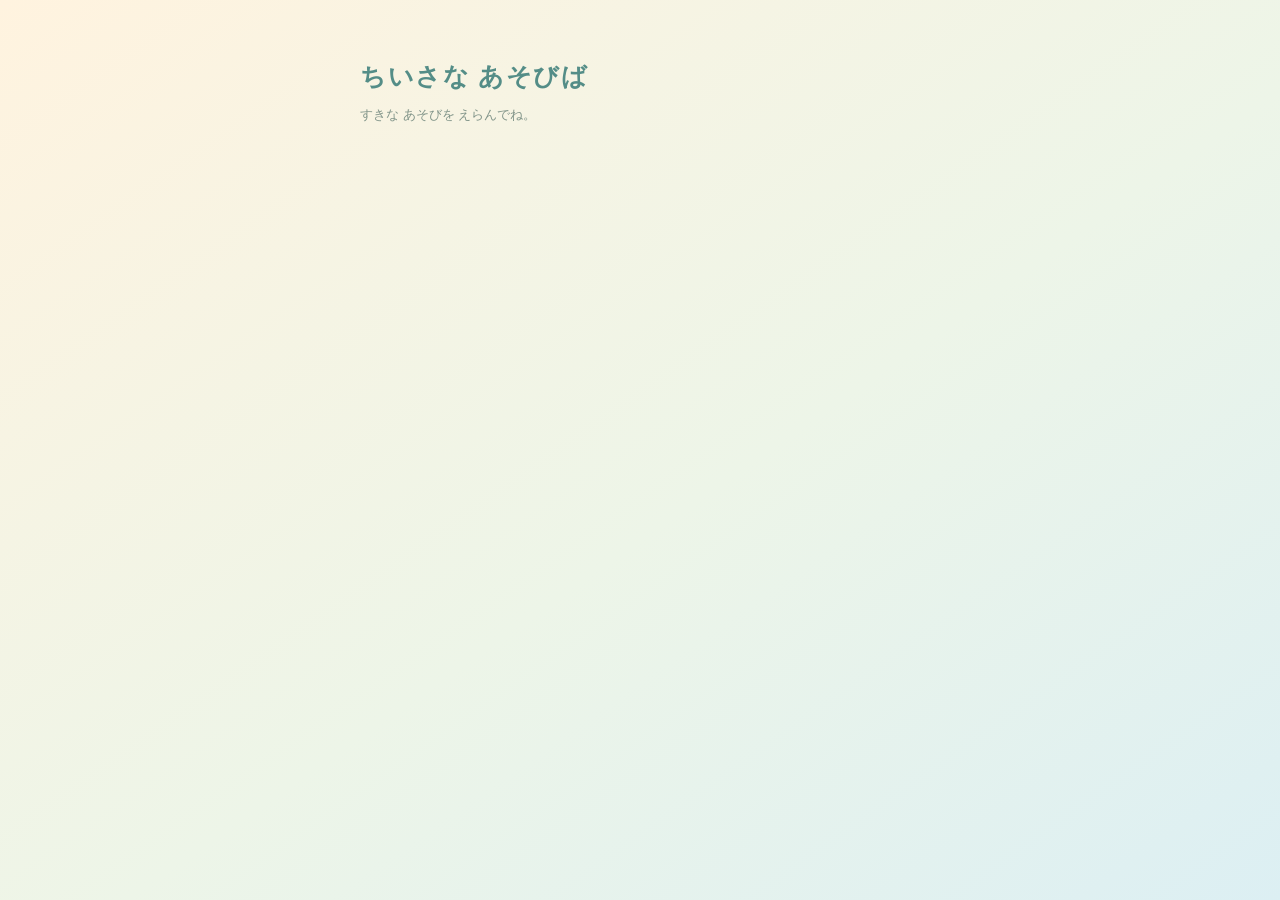
<file: site/index.html>
<!doctype html>
<html lang="ja">
<head>
  <meta charset="utf-8">
  <meta name="viewport" content="width=device-width, initial-scale=1">
  <meta name="theme-color" content="#f5f4e7">
  <title>ちいさな あそびば</title>
  <style>
    * { box-sizing: border-box; }
    body { margin: 0; min-height: 100svh; padding: 40px 20px; background: linear-gradient(145deg,#fff3df,#edf5e8 55%,#dceff3); color: #46675e; font-family: "Hiragino Maru Gothic ProN","Yu Gothic",Meiryo,sans-serif; }
    main { max-width: 560px; margin: auto; }
    header { padding: 20px 0 28px; }
    h1 { font-size: 25px; letter-spacing: .06em; margin: 0 0 12px; color: #548d87; }
    header p { font-size: 13px; color: #82958a; }
    .games { display: grid; gap: 15px; }
    .game-card { display: flex; align-items: center; gap: 16px; padding: 22px 18px; border: 2px solid #fff; border-radius: 23px; background: linear-gradient(125deg,#fffdf6,#f8f9ec); color: inherit; text-decoration: none; box-shadow: 0 5px 0 #b8cebb35; }
    .game-card:focus-visible { outline: 3px solid #558a90; outline-offset: 4px; }
    .game-icon { font-size: 36px; color: #df927d; }
    h2 { font-size: 18px; margin: 0 0 8px; }
    .game-card p { font-size: 12px; line-height: 1.8; margin: 0; color: #7f9289; }
    .arrow { margin-left: auto; color: #88a69b; font-size: 24px; }
  </style>
</head>
<body>
  <main>
    <header><h1>ちいさな あそびば</h1><p>すきな あそびを えらんでね。</p></header>
    <nav class="games" aria-label="ゲーム一覧"><!-- GAME_CARDS --></nav>
  </main>
</body>
</html>
</file>
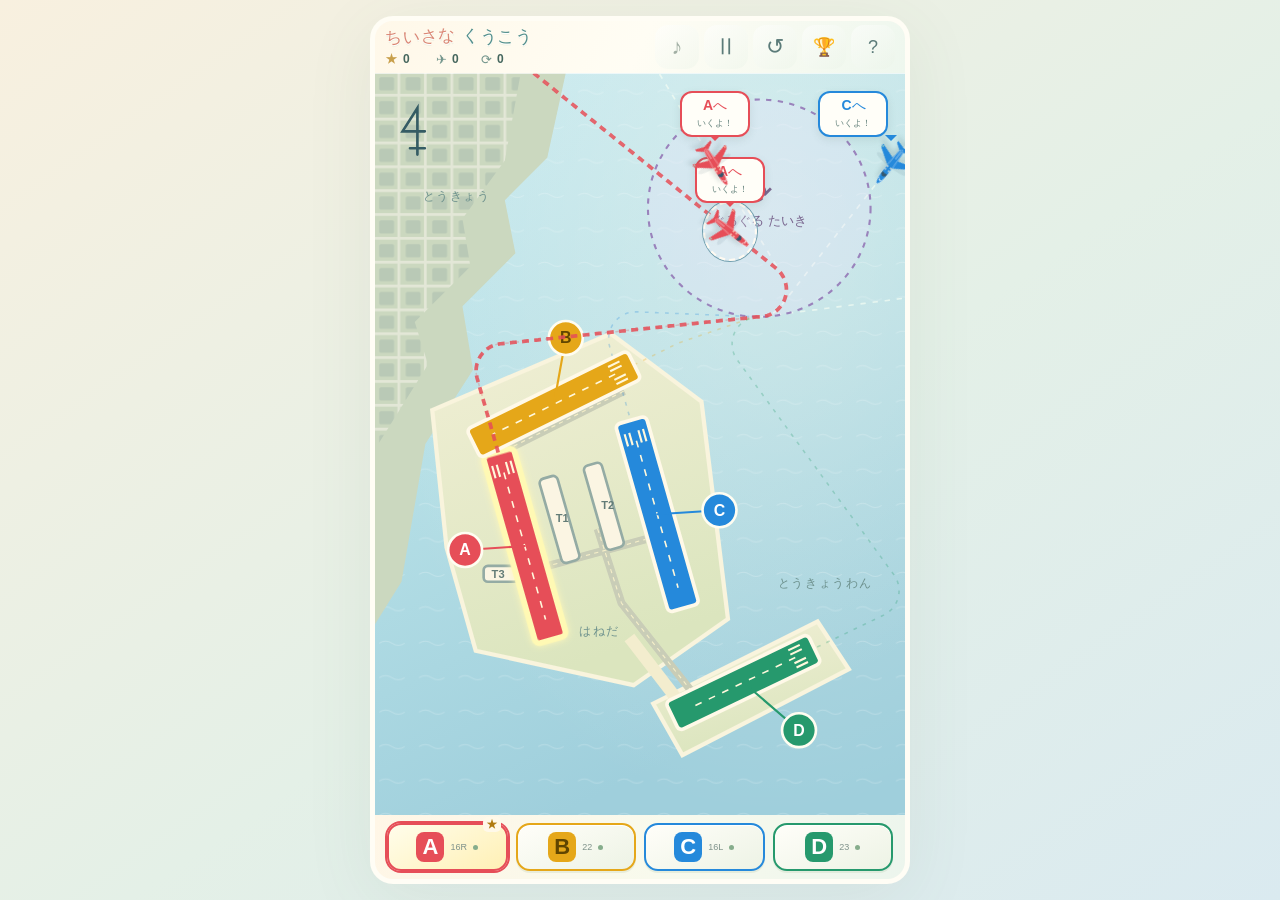
<file: games/airport/public/index.html>
<!doctype html>
<html lang="ja">
<head>
  <meta charset="utf-8">
  <meta name="viewport" content="width=device-width, initial-scale=1, viewport-fit=cover">
  <meta name="theme-color" content="#c4edf4">
  <meta name="description" content="すきな滑走路をタップして、飛行機を着陸させよう。幼児向けの小さな空港あそび。">
  <title>ちいさな くうこう</title>
  <link rel="stylesheet" href="style.css">
  <script src="simulation.js" defer></script>
  <script src="game.js" defer></script>
</head>
<body>
  <main class="game" aria-label="ちいさな くうこう">
    <header class="toolbar" aria-label="空港の状況と操作">
      <div class="toolbar-info">
        <h1 class="game-title"><span>ちいさな</span> <span>くうこう</span></h1>
      <div class="stats">
        <span class="stat score" aria-label="スコア"><span aria-hidden="true">★</span><strong id="score">0</strong></span>
        <span class="stat" aria-label="着陸した回数"><span aria-hidden="true">✈</span><strong id="count">0</strong></span>
        <span class="stat" aria-label="上空待機数"><span aria-hidden="true">⟳</span><strong id="waiting-count">0</strong></span>
      </div>
      </div>
      <div class="tools">
        <button id="sound" class="tool sound" type="button" aria-label="音をオンにする" aria-pressed="false"><span aria-hidden="true">♪</span><span id="sound-label" class="sr-only">OFF</span></button>
        <button id="pause" class="tool" type="button" aria-label="一時停止する" aria-pressed="false">Ⅱ</button>
        <button id="reset-score" class="tool" type="button" aria-label="最初からやり直す" title="最初からやり直す">↺</button>
        <details class="help scoreboard-panel" name="toolbar-panel">
          <summary class="tool" aria-label="スコアボード" title="スコアボード">🏆</summary>
          <div class="help-content"><h2>スコアボード（上位10件）</h2><ol id="scoreboard"></ol><button id="clear-scoreboard" type="button">記録をクリア</button><p id="scoreboard-message" role="status"></p></div>
        </details>
        <details class="help" name="toolbar-panel">
          <summary class="tool" aria-label="遊び方">?</summary>
          <div class="help-content"><h2>あそびかた</h2><p>みているだけでも ひこうきが おりてくるよ。</p><p>✈ ひこうき → A・B・C・D をタッチして あんない！</p><p>ちゃくりくで いつでも ★10<br>あんないで さらに ★10<br>おすすめへ あんないで さらに ★20<br>たいきしている ひこうきは さらに ★5</p><p>30びょう まつと ★−5。<br>そのあとも 15びょうごとに ★−5。<br>あせっている ひこうきを たすけてね。</p><p class="help-legend">★ スコア　✈ ちゃくりく　⟳ たいき</p></div>
        </details>
      </div>
    </header>
    <section class="airport" aria-label="飛行機と滑走路">
      <div class="sr-only"><span id="message" role="status" aria-live="polite"></span><span id="hint"></span></div>
      <template id="plane-art"><svg viewBox="0 0 160 180" aria-hidden="true"><ellipse cx="80" cy="94" rx="65" ry="13" fill="#354c61" opacity=".09"/><path d="M69 83 17 117Q10 123 14 132L68 114 72 148 49 164 49 172 80 163 111 172 111 164 88 148 92 114 146 132Q150 123 143 117L91 83Z" fill="var(--plane-color)"/><path d="M69 84C68 54 69 13 80 8 91 13 92 54 91 84L87 150Q80 159 73 150Z" fill="var(--plane-color)" stroke="#fff9" stroke-width="2"/><path d="M70 47Q80 36 90 47L89 57Q80 50 71 57Z" fill="#34576d"/><path d="M74 25Q80 18 85 29" fill="none" stroke="#fff" stroke-width="3" stroke-linecap="round"/><path d="M80 116V148" stroke="#fff9" stroke-width="3" stroke-linecap="round"/><g fill="#fff3d5"><rect x="71" y="64" width="4" height="7" rx="2"/><rect x="85" y="64" width="4" height="7" rx="2"/><rect x="71" y="76" width="4" height="7" rx="2"/><rect x="85" y="76" width="4" height="7" rx="2"/></g><circle cx="18" cy="125" r="3" fill="#ffbc99"/><circle cx="142" cy="125" r="3" fill="#9dd9be"/></svg></template>
      <svg class="airport-map" viewBox="0 0 1000 1400" preserveAspectRatio="none" aria-label="東京湾と4本の滑走路の空港マップ">
        <defs>
          <linearGradient id="sea-colors" x1="0" y1="0" x2=".35" y2="1">
            <stop offset="0" stop-color="#c7eaf0"/><stop offset=".5" stop-color="#b5dfe6"/><stop offset="1" stop-color="#9fcfdc"/>
          </linearGradient>
          <radialGradient id="sea-light" cx=".75" cy=".2" r=".8">
            <stop offset="0" stop-color="#fffaf0" stop-opacity=".35"/><stop offset="1" stop-color="#fffaf0" stop-opacity="0"/>
          </radialGradient>
          <linearGradient id="island-colors" x1="0" y1="0" x2=".3" y2="1">
            <stop offset="0" stop-color="#f1efd5"/><stop offset="1" stop-color="#dbe5be"/>
          </linearGradient>
          <pattern id="sea" width="75" height="65" patternUnits="userSpaceOnUse"><path d="M8 36q12 -8 24 0t24 0" fill="none" stroke="#fff" stroke-opacity=".22" stroke-width="2"/></pattern>
          <pattern id="blocks" width="50" height="45" patternUnits="userSpaceOnUse"><rect x="8" y="8" width="28" height="25" rx="3" fill="#b9c9b6"/><path d="M0 42H50M45 0V45" stroke="#e3e7d7" stroke-width="5"/></pattern>
        </defs>
        <rect width="1000" height="1400" fill="url(#sea-colors)"/><rect width="1000" height="1400" fill="url(#sea-light)"/><rect width="1000" height="1400" fill="url(#sea)"/>
        <path d="M0 0H360L325 160 245 240 265 340 165 440 185 560 95 700 50 960 0 1040Z" fill="#cbd8bf"/>
        <path d="M0 0H275L245 165 165 275 180 365 75 470 100 550 0 710Z" fill="url(#blocks)"/>
        <path d="M108 636 445 492 616 620 666 1030 488 1155 190 1090 135 895Z" fill="url(#island-colors)" stroke="#f9f4dd" stroke-width="8"/>
        <path d="M525 1190 835 1035 894 1125 580 1287Z" fill="url(#island-colors)" stroke="#f9f4dd" stroke-width="8"/>
        <path d="M480 1065 580 1195" stroke="#f3edce" stroke-width="23"/>
        <g fill="none" stroke="#c9cdb7" stroke-width="15" stroke-linejoin="round"><path d="M300 1020 220 725 470 600M560 970 478 700M290 940 510 880M420 860 465 1000 600 1170 790 1080"/></g>
        <g fill="none" stroke="#f7f0c9" stroke-width="2" stroke-dasharray="8 8"><path d="M300 1020 220 725 470 600M560 970 478 700M290 940 510 880M420 860 465 1000 600 1170 790 1080"/></g>
        <g class="terminals"><rect x="330" y="760" width="35" height="165" rx="9" transform="rotate(-16 347 840)"/><rect x="415" y="735" width="35" height="165" rx="9" transform="rotate(-16 432 820)"/><rect x="205" y="930" width="65" height="30" rx="8"/><text x="341" y="848">T1</text><text x="427" y="823">T2</text><text x="220" y="952">T3</text></g>
        <g class="map-labels"><text x="90" y="240">とうきょう</text><text x="760" y="970">とうきょうわん</text><text x="385" y="1060">はねだ</text></g>
        <g class="north-mark" transform="translate(72 100)" role="img" aria-label="北（4の字方位記号）">
          <path d="M8 54V-34L-20 10H22M-6 42H22" fill="none" stroke="#355c64" stroke-width="5" stroke-linejoin="miter" stroke-linecap="round"/>
        </g>
        <g id="route-guides" fill="none"></g>
        <ellipse id="holding-area" class="holding-guide"/>
        <g id="holding-label" class="holding-label"><text class="holding-symbol" text-anchor="middle">⟳</text><text class="holding-caption" text-anchor="middle">ぐるぐる たいき</text></g>
        <g id="map-runways"></g>
        <path id="selected-route" class="selected-route" fill="none"/>
      </svg>
      <div id="traffic" aria-label="航路を飛ぶ飛行機"></div>
      <div id="landing-points" aria-hidden="true"></div>
      <div id="arrival" class="arrival" aria-hidden="true"><span>✦</span> じょうずに できたね！ <span>✦</span></div>
    </section>
      <div class="runway-panel" aria-label="案内する滑走路">
<button class="runway" data-runway="0" type="button"><span class="runway-number">A</span><span class="runway-status sr-only">あいてる</span><span class="runway-name">16R</span></button>
<button class="runway" data-runway="1" type="button"><span class="runway-number">B</span><span class="runway-status sr-only">あいてる</span><span class="runway-name">22</span></button>
<button class="runway" data-runway="2" type="button"><span class="runway-number">C</span><span class="runway-status sr-only">あいてる</span><span class="runway-name">16L</span></button>
<button class="runway" data-runway="3" type="button"><span class="runway-number">D</span><span class="runway-status sr-only">あいてる</span><span class="runway-name">23</span></button>
      </div>

  </main>
</body>
</html>
</file>
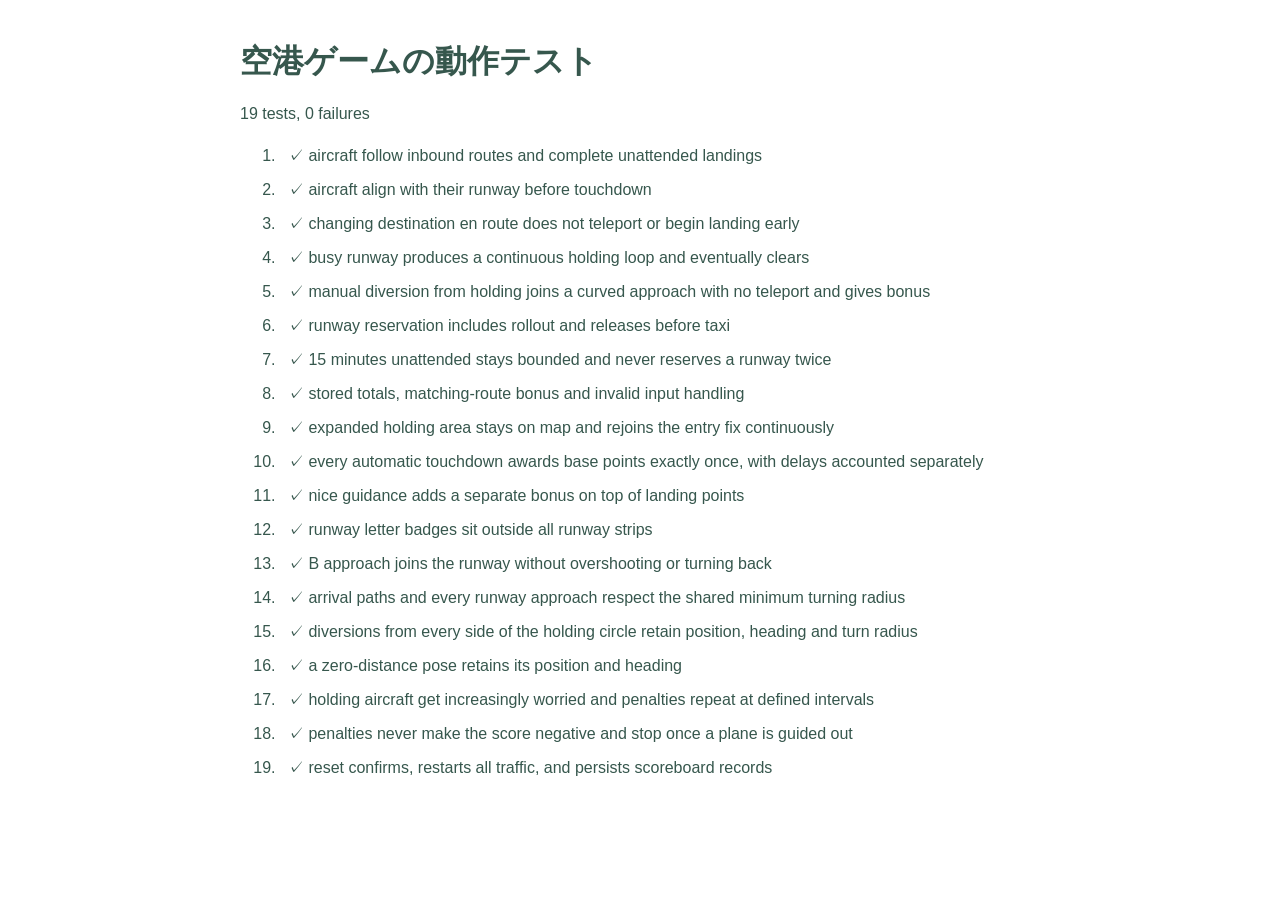
<file: games/airport/tests/index.html>
<!doctype html>
<html lang="ja">
<head><meta charset="utf-8"><meta name="viewport" content="width=device-width, initial-scale=1"><title>空港ゲームの動作テスト</title>
<style>body{font-family:sans-serif;max-width:800px;margin:40px auto;padding:0 20px;color:#36574d}li{padding:8px}.failed{color:#ba423b}pre{white-space:pre-wrap}</style></head>
<body data-status="running">
<h1>空港ゲームの動作テスト</h1><p id="summary">実行中…</p><ol id="results"></ol>
<iframe id="game-frame" src="../public/index.html" hidden></iframe>
<script>
'use strict';
let failures = 0, total = 0;
function check(condition, message) { if (!condition) throw new Error(message || 'Assertion failed'); }
const assert = {
  ok: check,
  equal(actual, expected) { check(actual === expected, `${actual} !== ${expected}`); },
  notEqual(actual, expected) { check(actual !== expected, `${actual} === ${expected}`); }
};
function test(name, callback) {
  total++;
  const row = document.createElement('li');
  try { callback(); row.textContent = `✓ ${name}`; }
  catch (error) { failures++; row.className = 'failed'; row.textContent = `✗ ${name}: ${error.message}`; }
  document.querySelector('#results').append(row);
}
window.addEventListener('error', () => { failures++; });
window.addEventListener('load', () => {
  test('reset confirms, restarts all traffic, and persists scoreboard records', () => {
    const game = document.querySelector('#game-frame').contentWindow;
    const originalSave = game.localStorage.getItem('little-airport-v1');
    try {
      game.eval(`
        paused = true;
        simulation.score = 120;
        simulation.landings = 8;
        simulation.tick(5);
        const beforeReset = simulation;
        window.confirm = () => false;
        document.querySelector('#reset-score').click();
        if (simulation !== beforeReset || simulation.score !== 120) throw new Error('cancel changed game');
        window.confirm = () => true;
        document.querySelector('#reset-score').click();
        const fresh = new AirportSimulation();
        if (simulation.score !== 0 || simulation.landings !== 0 || simulation.time !== 0 || paused) throw new Error('game did not restart');
        if (JSON.stringify(simulation.flights) !== JSON.stringify(fresh.flights)) throw new Error('flight positions not reset');
        if (simulation.runways.some(runway => runway.flightId !== null) || simulation.events.length) throw new Error('runway or events not reset');
        const savedReset = JSON.parse(localStorage.getItem(STORAGE_KEY));
        if (savedReset.score !== 0 || savedReset.landings !== 0 || !savedReset.scoreboard.some(entry => entry.score === 120 && entry.landings === 8)) throw new Error('record not saved');
        if (!document.querySelector('#scoreboard').textContent.includes('120点')) throw new Error('record not displayed');
        window.confirm = () => false;
        document.querySelector('#clear-scoreboard').click();
        if (!scoreboard.some(entry => entry.score === 120)) throw new Error('cancel cleared records');
        simulation.score = 25;
        simulation.landings = 2;
        const beforeClear = simulation;
        window.confirm = () => true;
        document.querySelector('#clear-scoreboard').click();
        const cleared = JSON.parse(localStorage.getItem(STORAGE_KEY));
        if (scoreboard.length || cleared.scoreboard.length) throw new Error('records not cleared');
        if (simulation !== beforeClear || simulation.score !== 25 || simulation.landings !== 2 || cleared.score !== 25 || cleared.landings !== 2) throw new Error('clear changed current game');
        if (!document.querySelector('#scoreboard').textContent.includes('まだ')) throw new Error('empty board not displayed');

      `);
    } finally {
      if (originalSave === null) game.localStorage.removeItem('little-airport-v1');
      else game.localStorage.setItem('little-airport-v1', originalSave);
    }
  });
  const passed = total > 0 && failures === 0;
  document.body.dataset.status = passed ? 'passed' : 'failed';
  document.querySelector('#summary').textContent = `${total} tests, ${failures} failures`;
});
</script>
<script src="../public/simulation.js"></script>
<script src="game.test.js"></script>
</body>
</html>
</file>
<file: games/airport/public/style.css>
:root {
  font-family: "Hiragino Maru Gothic ProN", "Hiragino Maru Gothic Pro", "UD Digi Kyokasho N-R", "BIZ UDGothic", "Arial Rounded MT Bold", "Yu Gothic", Meiryo, sans-serif;
  color: #304f5b;
  background: #e9f0e8;
  background: linear-gradient(145deg, #f8f0df, #e4f0e7 55%, #daeaf0);
  font-synthesis: none;
}
* { box-sizing: border-box; }
body { margin: 0; }
button, summary { -webkit-tap-highlight-color: transparent; font: inherit; touch-action: manipulation; }
button:focus-visible, [role=button]:focus-visible, summary:focus-visible { outline: 3px solid #315f73; outline-offset: 3px; }
.sr-only { position: absolute; width: 1px; height: 1px; padding: 0; margin: -1px; overflow: hidden; clip-path: inset(50%); white-space: nowrap; border: 0; }
.game {
  width: 100%; max-width: 540px; height: 100svh; margin: auto;
  padding-top: env(safe-area-inset-top); padding-bottom: env(safe-area-inset-bottom);
  display: grid; grid-template-rows: 52px minmax(0, 1fr) 64px;
  background: #fffdf5; overflow: hidden;
}
.toolbar { position: relative; z-index: 20; display: flex; align-items: center; justify-content: space-between; gap: 8px; padding: 0 10px; background: linear-gradient(115deg, #fff8e9, #fffdf4 50%, #eef7ee); box-shadow: 0 1px 0 #ffffffa6; }
.toolbar-info { display: grid; gap: 2px; min-width: 0; }
.game-title { margin: 0; font-size: 17px; line-height: 1.3; font-weight: 900; letter-spacing: .045em; color: #528f8c; white-space: nowrap; text-shadow: 0 1px 0 #fff, 0 2px 0 #cee2d04d; }
.game-title span { display: inline-block; }
.game-title span:first-child { color: #da8774; transform: rotate(-2deg); }
.game-title span:last-child { transform: rotate(1deg); }
.stats, .tools { display: flex; align-items: center; gap: 5px; }
.stat { display: flex; align-items: center; gap: 5px; min-width: 40px; font-size: 13px; color: #73958c; }
.stat strong { font-size: 12px; color: #46675e; font-variant-numeric: tabular-nums; }
.stat.score { color: #c89f4a; margin-right: 6px; }
.tool { width: 44px; height: 44px; padding: 0; display: grid; place-items: center; border: 0; border-radius: 13px; background: linear-gradient(145deg, #ffffff80, #e8f2e55c); color: #5b7b79; cursor: pointer; font-size: 22px; }
.tool:hover, .tool:active, .tool[aria-pressed=true], .help[open] summary { background: linear-gradient(145deg, #f5f9e9, #dcebdc); }
.sound[aria-pressed=false] { color: #a2afa4; }
.help summary { list-style: none; font-size: 18px; }
.help summary::-webkit-details-marker { display: none; }
.help-content { position: absolute; top: 50px; right: 10px; width: min(300px, calc(100vw - 20px)); padding: 17px 20px; background: linear-gradient(145deg, #fffdf7, #f2f7e9); border: 1px solid #dce6d5; border-radius: 17px; box-shadow: 0 10px 35px #42626925; }
.help-content h2 { margin: 0 0 13px; font-size: 18px; }
.help-content p { font-size: 12px; line-height: 1.9; margin: 10px 0; }
.help-content .help-legend { color: #819387; font-size: 11px; margin-bottom: 0; }
#clear-scoreboard { min-height: 44px; margin-top: 12px; padding: 8px 14px; border: 1px solid #d5b6a6; border-radius: 12px; background: #fff9f1; color: #92563f; font-size: 13px; cursor: pointer; }
#clear-scoreboard:hover { background: #f9e7da; }
#scoreboard-message:empty { display: none; }
.airport { position: relative; isolation: isolate; min-height: 0; width: 100%; background: #afd7df; overflow: hidden; }
.airport-map { position: absolute; inset: 0; width: 100%; height: 100%; display: block; }
.terminals rect { fill: #fbf5e3; stroke: #94aba4; stroke-width: 5; }
.terminals text { font-size: 21px; fill: #637c77; font-weight: bold; }
.map-labels text { font-size: 22px; fill: #6d918d; letter-spacing: 3px; }
.inbound-guide { stroke: #f8fff4; stroke-width: 3; stroke-dasharray: 10 13; opacity: .65; }
.approach-guide { stroke-width: 3; stroke-dasharray: 7 12; opacity: .28; }
.holding-guide { fill: #e9e0fb45; stroke: #9a83bc; stroke-width: 4; stroke-dasharray: 10 12; }
.holding-label { fill: #79658e; pointer-events: none; }
.holding-symbol { font-size: 62px; }
.holding-caption { font-size: 24px; font-weight: 800; }
.north-mark { pointer-events: none; }
.selected-route { stroke-width: 7; stroke-dasharray: 13 10; opacity: .85; pointer-events: none; }
.map-runway { cursor: pointer; outline-offset: 7px; }
.map-runway.recommended > rect { stroke: #fff9b4; stroke-width: 11; filter: drop-shadow(0 0 7px #fff8b9); }
.map-runway.occupied > rect { stroke: #3b5559; stroke-dasharray: 10 9; opacity: .78; }
#traffic { position: absolute; inset: 0; pointer-events: none; z-index: 7; }
.aircraft { position: absolute; pointer-events: auto; width: 46px; height: 52px; padding: 0; border: 0; background: transparent; cursor: pointer; border-radius: 50%; color: #37545c; will-change: transform, left, top; }
.plane-shape { position: absolute; inset: 0; display: block; transform-origin: center; }
.aircraft svg { width: 100%; height: 100%; overflow: visible; filter: drop-shadow(3px 5px 2px #486b6a30); }
.aircraft.chosen::before { content: ""; position: absolute; inset: -4px; border: 2px dashed #fffaf1; border-radius: 50%; background: #fff3; z-index: -1; box-shadow: 0 0 0 1px #719fae; }
.aircraft:disabled { cursor: default; pointer-events: none; }
.flight-bubble { position: absolute; left: calc(50% + var(--bubble-shift, 0px)); bottom: calc(100% + 2px); transform: translateX(-50%); display: grid; justify-items: center; min-width: 70px; padding: 4px 6px; border: 2px solid var(--plane-color); border-radius: 12px; background: #fffef8; line-height: 1.2; white-space: nowrap; box-shadow: 0 3px 8px #47685b1f; pointer-events: none; }
.flight-bubble::after { content: ""; position: absolute; top: 100%; left: calc(50% - 6px - var(--bubble-shift, 0px)); border: 6px solid transparent; border-top-color: var(--plane-color); border-bottom: 0; }
.flight-bubble.below { top: calc(100% + 2px); bottom: auto; }
.flight-bubble.below::after { top: auto; bottom: 100%; border-top: 0; border-bottom: 6px solid var(--plane-color); }
.bubble-destination { font-size: 14px; font-weight: 900; color: var(--bubble-ink, var(--plane-color)); }
.bubble-state { font-size: 9px; font-weight: 700; color: #69857f; margin-top: 2px; padding: 2px 5px; border-radius: 5px; }
.aircraft[data-phase=holding] .flight-bubble { border-style: dashed; background: #fffcf9; }
.aircraft[data-phase=holding] .bubble-state { background: #eee3fb; color: #765397; }
.aircraft[data-phase=approach] .flight-bubble { box-shadow: 0 0 0 2px #fff9, 0 4px 10px #47685b22; }
.aircraft[data-phase=approach] .bubble-state { background: #327b6c; color: #fff; }
.aircraft.grounded .flight-bubble { display: none; }
.aircraft.grounded { z-index: -1; }
.runway-panel { position: relative; z-index: 9; display: flex; gap: 8px; padding: 8px 12px; background: linear-gradient(110deg, #fff6e6, #f8faed 55%, #ecf5ed); }
.runway { --accent: #e99782; position: relative; min-width: 0; flex: 1; height: 48px; border: 2px solid var(--accent); border-radius: 14px; background: linear-gradient(155deg, #fffef9, #edf3e5); box-shadow: 0 2px 0 #b4c6a940, inset 0 1px 0 #fff; color: #37575a; display: flex; align-items: center; justify-content: center; gap: 6px; padding: 4px; cursor: pointer; }
.runway-number { min-width: 28px; padding: 2px 5px; border-radius: 8px; background: var(--accent); color: var(--accent-ink, #fff); font-size: 22px; font-weight: 900; text-align: center; }
.runway-name { font-size: 9px; color: #7f928b; }
.runway.bonus::before { content: "★"; position: absolute; top: -8px; right: 5px; padding: 0 3px; background: #fff9e9; border-radius: 5px; color: #b07b11; font-size: 12px; line-height: 15px; }
.runway::after { content: ""; width: 5px; height: 5px; border-radius: 50%; background: #86ad8c; }
.runway.recommended { background: linear-gradient(150deg, #fffdeb, #fff0b5); box-shadow: 0 0 0 2px var(--accent); }
.runway.occupied { background: repeating-linear-gradient(135deg, #f7f0e6 0 6px, #e8e2d7 6px 12px); color: #7f6752; border-style: dashed; }
.runway.occupied::after { background: #b98457; }
.runway:active { filter: brightness(1.1); }
.arrival { position: absolute; z-index: 12; bottom: 15px; left: 50%; width: max-content; max-width: 92%; transform: translate(-50%, 10px); padding: 10px 14px; border: 2px solid #fff8df; border-radius: 16px; background: linear-gradient(135deg, #fffdf4, #f5f1d9); color: #507360; font-size: 12px; font-weight: bold; opacity: 0; transition: opacity .3s, transform .3s; pointer-events: none; box-shadow: 0 8px 30px #657a6a15; }
.arrival.visible { opacity: 1; transform: translate(-50%, 0); }
.paused #traffic { opacity: .6; }
.airport.paused::after { content: "Ⅱ"; position: absolute; inset: 0; display: grid; place-items: center; z-index: 8; font-size: 48px; color: #fff; background: #fff1; pointer-events: none; }
@media (min-width: 560px) {
  body { padding: 16px 0; }
  .game { height: calc(100svh - 32px); border: 5px solid #fffdf5; border-radius: 23px; box-shadow: 0 15px 70px #54715b15; }
}
@media (max-width: 360px) {
  .toolbar { padding-inline: 6px; gap: 3px; }
  .stats, .tools { gap: 1px; }
  .stat { gap: 3px; min-width: 35px; }
  .stat.score { margin-right: 3px; }
  .aircraft { width: 44px; height: 50px; }
  .runway-panel { gap: 6px; padding-inline: 8px; }
  .runway { gap: 4px; }
}
@media (prefers-reduced-motion: reduce) {
  .arrival { transition: none; }
  .selected-route { stroke-dasharray: none; opacity: .5; }
  .aircraft svg { filter: none; }
}
/* Rewards appear at each touchdown, with a larger celebration for manual guidance. */
#landing-points { position: absolute; inset: 0; z-index: 12; pointer-events: none; }
.points-popup { position: absolute; display: grid; justify-items: center; gap: 3px; width: 112px; padding: 8px 5px; border: 2px solid var(--runway-color); border-radius: 15px; background: linear-gradient(145deg, #fffef8, #e7f5df); color: #456d53; box-shadow: 0 4px 12px #345a5526; transform: translate(-50%, -100%); animation: points-rise 2.8s ease-out both; }
.points-title { font-size: 10px; font-weight: 800; white-space: nowrap; }
.points-popup strong { font-size: 24px; line-height: 1.1; font-weight: 900; }
.points-popup.nice { width: 150px; padding: 10px 6px; border: 3px solid #e6ac35; background: linear-gradient(145deg, #fffef0, #ffe4a0); color: #966213; box-shadow: 0 0 0 4px #fff7ca99, 0 6px 20px #be8e3c40; }
.points-popup.nice strong { font-size: 32px; color: #bd7614; text-shadow: 0 2px 0 #fff9; }
.points-popup small { font-size: 8px; white-space: nowrap; }
.stat.score.score-pop strong { display: inline-block; animation: score-bounce .65s ease-out; }
.stat.score.nice-pop strong { color: #c67816; }
@keyframes points-rise { 0% { opacity: 0; transform: translate(-50%, -85%) scale(.65); } 12% { opacity: 1; transform: translate(-50%, -100%) scale(1.08); } 22%, 78% { opacity: 1; transform: translate(-50%, -100%) scale(1); } 100% { opacity: 0; transform: translate(-50%, -130%) scale(1); } }
@keyframes score-bounce { 0%, 100% { transform: scale(1); } 35% { transform: scale(1.5); } 65% { transform: scale(.95); } }
.paused .points-popup { animation-play-state: paused; }
@media (prefers-reduced-motion: reduce) { .points-popup { animation: none; } .stat.score.score-pop strong { animation: none; } }
.flight-sweat { display: none; position: absolute; right: -11px; top: 5px; font-size: 21px; pointer-events: none; }
.bubble-wait { font-size: 8px; line-height: 1.4; color: #88768e; }
.bubble-wait:empty { display: none; }
.aircraft[data-urgency=worried] .flight-sweat, .aircraft[data-urgency=urgent] .flight-sweat { display: block; }
.aircraft[data-urgency=worried] .bubble-state { background: #fff0c4; color: #91651c; }
.aircraft[data-urgency=urgent] .flight-bubble { background: #fff0e6; animation: worry-glow 1.1s ease-in-out infinite; }
.aircraft[data-urgency=urgent] .bubble-state { background: #f9d2c5; color: #a64c37; }
.aircraft[data-urgency=urgent] .bubble-wait { color: #a64c37; font-weight: 800; }
.points-popup.penalty { width: 150px; background: linear-gradient(145deg, #fff5eb, #fbd4c6); border-color: #dc7961; color: #9c4c3a; }
.points-popup.penalty strong { font-size: 29px; color: #bf573c; }
.stat.score.penalty-pop strong { color: #bf573c; }
@keyframes worry-glow { 0%, 100% { box-shadow: 0 0 0 1px #f6b59455; } 50% { box-shadow: 0 0 0 5px #ed9a6f55; } }
.paused .flight-bubble { animation-play-state: paused; }
@media (prefers-reduced-motion: reduce) { .aircraft[data-urgency=urgent] .flight-bubble { animation: none; box-shadow: 0 0 0 3px #ed9a6f55; } }

.help-content { max-height: calc(100svh - 115px); overflow-y: auto; }
#scoreboard { margin: 0; padding-left: 22px; font-size: 11px; line-height: 1.8; }

@media (max-width: 440px) {
  .game { grid-template-rows: 96px minmax(0, 1fr) 64px; }
  .toolbar { flex-wrap: wrap; gap: 0; padding-block: 4px; }
  .toolbar-info { width: 100%; display: flex; align-items: center; justify-content: space-between; gap: 8px; }
  .tools { width: 100%; justify-content: flex-end; }
  .help-content { top: 94px; max-height: calc(100svh - 160px); }
}
</file>
